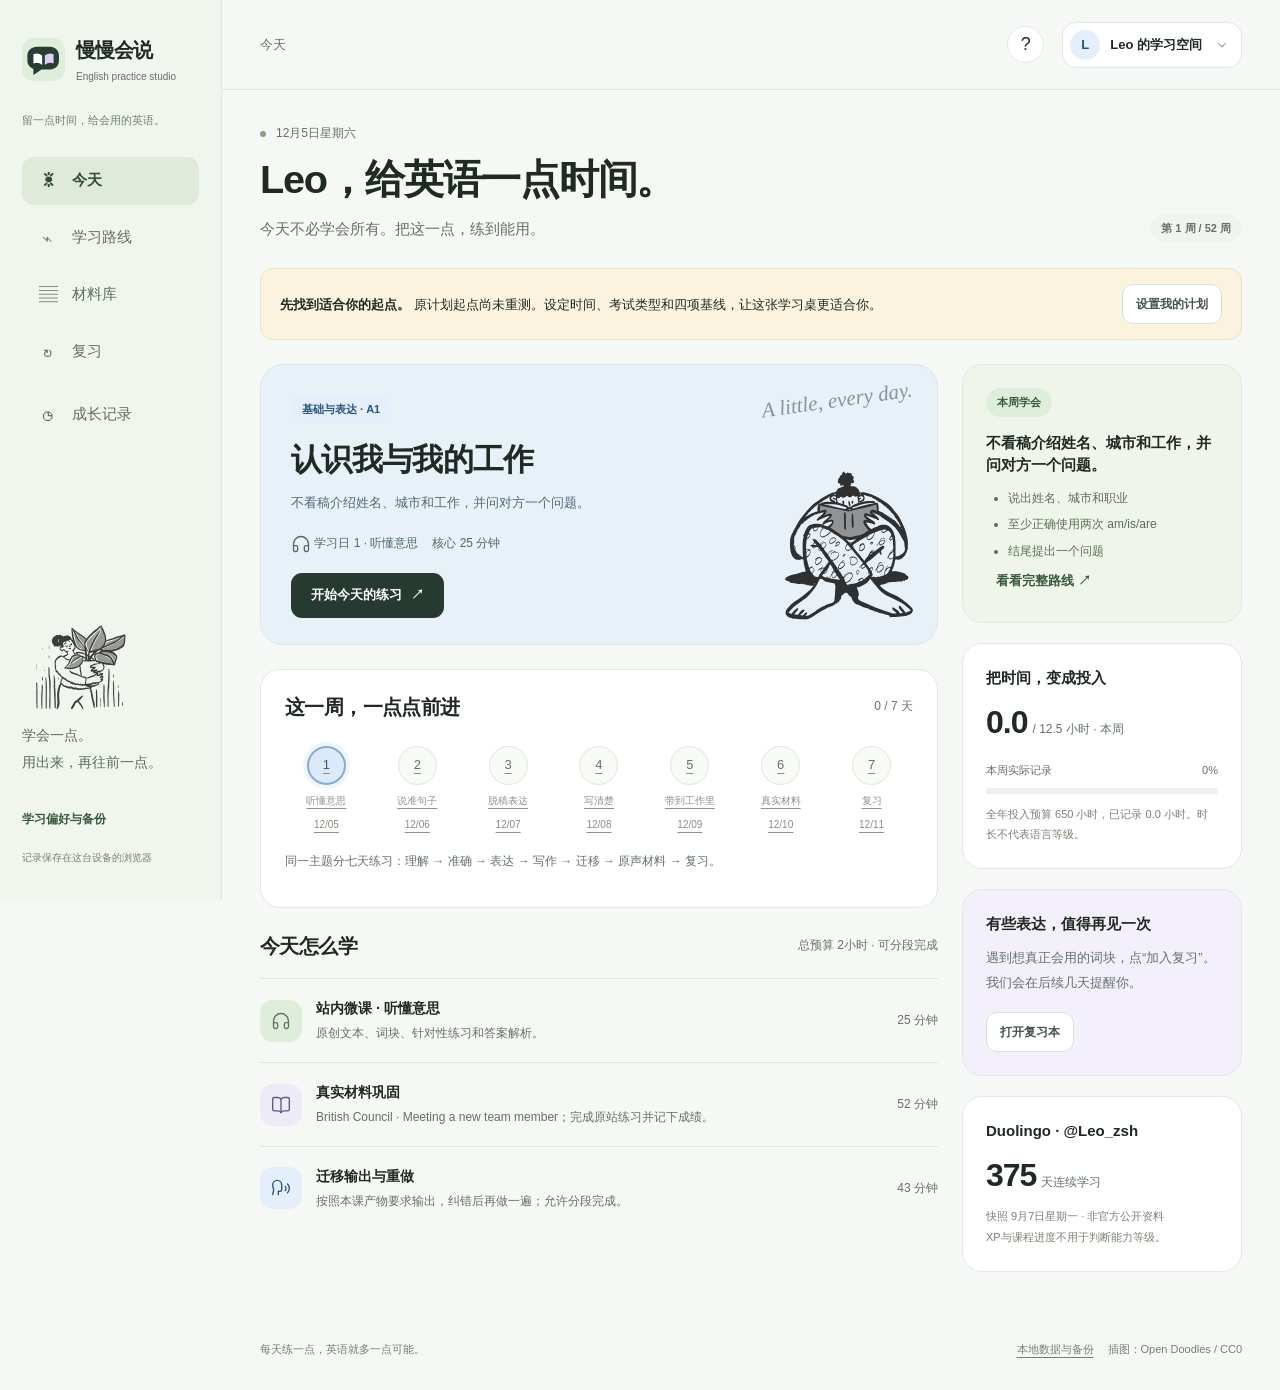
<file: index.html>
<!doctype html>
<html lang="zh-CN">
<head>
  <meta charset="utf-8">
  <meta name="viewport" content="width=device-width,initial-scale=1">
  <meta name="theme-color" content="#f5f8f5">
  <meta name="description" content="Leo 与 Nico 的英语学习工作台：52周原创微课、听说读写练习、复习和可核对的学习记录。">
  <title>慢慢会说 · English practice studio</title>
  <link rel="icon" type="image/x-icon" sizes="16x16 32x32 48x48" href="favicon.ico?v=3">
  <link rel="icon" type="image/svg+xml" sizes="any" href="favicon.svg?v=3">
  <link rel="apple-touch-icon" sizes="180x180" href="apple-touch-icon.png?v=3">
  <link rel="stylesheet" href="studio.css?v=2">
  <script defer src="course-leo.js?v=2"></script>
  <script defer src="course-nico.js?v=2"></script>
  <script defer src="resources.js?v=2"></script>
  <script defer src="authentic-resources.js?v=2"></script>
  <script defer src="engine.js?v=2"></script>
  <script defer src="store.js?v=2"></script>
  <script defer src="app.js?v=2"></script>
</head>
<body>
  <a class="skip-link" href="#content">跳到学习内容</a>
  <aside class="sidebar" aria-label="学习导航">
    <a class="brand" href="#today"><img class="brand-icon" src="favicon.svg?v=3" width="43" height="43" alt=""><span><strong>慢慢会说</strong><small>English practice studio</small></span></a>
    <p class="sidebar-label">留一点时间，给会用的英语。</p>
    <nav id="main-nav" class="main-nav" aria-label="主要导航"></nav>
    <div class="sidebar-bottom"><img src="assets/plant.svg" alt="" width="152" height="114"><p>学会一点。<br>用出来，再往前一点。</p><button class="quiet" data-action="settings">学习偏好与备份</button><small>记录保存在这台设备的浏览器</small></div>
  </aside>
  <div class="app-shell">
    <header class="appbar"><span id="page-label">我的学习</span><div class="appbar-actions"><button class="icon-button" data-action="help" aria-label="了解如何学习">?</button>
      <div class="profile-picker" id="profile-picker">
        <button class="profile-trigger" id="profile-toggle" type="button" data-action="profile-toggle" aria-haspopup="menu" aria-controls="profile-menu" aria-expanded="false" aria-label="切换学习空间，当前 Leo">
          <span id="avatar" class="avatar" aria-hidden="true">L</span><span id="profile-name">Leo 的学习空间</span><svg class="profile-chevron" width="14" height="14" viewBox="0 0 24 24" fill="none" stroke="currentColor" stroke-width="1.8" aria-hidden="true"><path d="m6 9 6 6 6-6"/></svg>
        </button>
        <div class="profile-menu" id="profile-menu" role="menu" aria-label="切换学习空间" hidden>
          <p class="profile-menu-label" aria-hidden="true">选择学习空间</p>
          <button class="profile-option" type="button" role="menuitemradio" aria-checked="true" tabindex="-1" data-action="switch-profile" data-profile="leo"><span class="avatar profile-leo" aria-hidden="true">L</span><span class="profile-option-copy"><strong>Leo 的学习空间</strong><small>工程沟通与雅思 · 52周</small></span><span class="profile-check" aria-hidden="true">✓</span></button>
          <button class="profile-option" type="button" role="menuitemradio" aria-checked="false" tabindex="-1" data-action="switch-profile" data-profile="nico"><span class="avatar profile-nico" aria-hidden="true">N</span><span class="profile-option-copy"><strong>Nico 的学习空间</strong><small>设计沟通与雅思 · 52周</small></span><span class="profile-check" aria-hidden="true">✓</span></button>
          <p class="profile-menu-note">课程与学习记录分别保存</p>
        </div>
      </div>
    </div></header>
    <main id="content" tabindex="-1"><p class="loading-copy">正在打开你的学习桌…</p></main>
    <footer class="app-footer"><span>每天练一点，英语就多一点可能。</span><a href="#settings">本地数据与备份</a><span>插图：Open Doodles / CC0</span></footer>
  </div>
  <nav id="mobile-nav" class="mobile-nav" aria-label="手机导航"></nav>
  <div id="timer-dock" class="timer-dock" hidden></div>
  <div id="toast" class="toast" role="status" aria-live="polite"></div>
  <dialog id="dialog" aria-labelledby="dialog-title"><div class="dialog-head"><h2 id="dialog-title"></h2><button class="icon-button" id="dialog-close" aria-label="关闭对话框">×</button></div><div id="dialog-body"></div></dialog>
  <noscript><p class="noscript">请启用 JavaScript 以查看课程和保存练习。学习数据只存在本机，不会自动上传。</p></noscript>
</body>
</html>
</file>
<file: studio.css>
@charset "UTF-8";
:root{--bg:#f5f8f5;--paper:#fff;--ink:#202923;--muted:#64716b;--line:#e2e9e2;--green:#dfeeda;--green-ink:#395a3e;--blue:#e4effb;--blue-ink:#29557b;--lilac:#eeebf8;--lilac-ink:#655184;--yellow:#fbf3de;--red:#a3323c;--radius:20px;--sidebar:222px;--font:-apple-system,BlinkMacSystemFont,"PingFang SC","Microsoft YaHei",sans-serif}
*{box-sizing:border-box}html{scroll-behavior:smooth;scroll-padding-top:90px}body{margin:0;background:var(--bg);color:var(--ink);font:15px/1.65 var(--font);-webkit-font-smoothing:antialiased}body.dialog-open{overflow:hidden}button,input,select,textarea{font:inherit}button,a,input,select,textarea,summary{-webkit-tap-highlight-color:transparent}button,a,summary{touch-action:manipulation}button{cursor:pointer}button:disabled{cursor:default;opacity:.5}a{color:inherit;text-underline-offset:4px}button{color:inherit}button:focus-visible,a:focus-visible,input:focus-visible,select:focus-visible,textarea:focus-visible,summary:focus-visible{outline:3px solid #557da9;outline-offset:4px}input,textarea,select{max-width:100%}button{min-height:44px}img{max-width:100%;object-fit:contain}h1,h2,h3,h4,p{margin:0}h1{font-size:clamp(29px,3.1vw,42px);line-height:1.3;letter-spacing:-1.3px;font-weight:720}h2{font-size:23px;line-height:1.4;letter-spacing:-.6px}h3{font-size:17px;line-height:1.5}small,.small{font-size:12px}ul,ol{padding-left:22px;margin:12px 0}li+li{margin-top:7px}[hidden]{display:none!important}.muted{color:var(--muted)}.sr-only{position:absolute;width:1px;height:1px;padding:0;margin:-1px;overflow:hidden;clip:rect(0,0,0,0);white-space:nowrap;border:0}.skip-link{position:fixed;left:20px;top:-80px;z-index:1000;background:var(--ink);color:white;padding:12px 20px;border-radius:12px}.skip-link:focus{top:12px}.noscript{padding:30px}.loading-copy{padding:40px}
.sidebar{position:fixed;inset:0 auto 0 0;width:var(--sidebar);padding:34px 22px;background:#f0f5ee;border-right:1px solid var(--line);display:flex;flex-direction:column;z-index:30}.brand{display:flex;align-items:center;gap:11px;text-decoration:none}.brand-icon{display:block;flex-shrink:0;width:43px;height:43px}.brand strong{display:block;font-size:20px;letter-spacing:-1px}.brand small{display:block;color:var(--muted);font-size:10px;white-space:nowrap;margin-top:2px}.sidebar-label{font-size:11px;color:#71806f;margin:25px 0 28px}.main-nav{display:grid;gap:9px}.nav-item{display:flex;align-items:center;gap:12px;min-height:48px;padding:10px 14px;border-radius:12px;text-decoration:none;color:#626f65;font-weight:550}.nav-item.active{background:#dfeada;color:#314d36;font-weight:700}.nav-icon{font-size:19px;width:24px;text-align:center;line-height:1}.main-nav .nav-item:last-child{margin-top:6px}.sidebar-bottom{margin-top:auto;padding-top:34px}.sidebar-bottom img{display:block;width:115px;height:85px;filter:grayscale(1);opacity:.75;margin-bottom:12px}.sidebar-bottom p{font-size:14px;line-height:1.9;color:#5d6d5c}.sidebar-bottom .quiet{margin-top:22px;padding-left:0;font-size:12px}.sidebar-bottom>small{display:block;color:#778273;font-size:10px;margin-top:8px}.app-shell{margin-left:var(--sidebar)}.appbar{height:90px;display:flex;justify-content:space-between;align-items:center;padding:0 38px;gap:20px;background:var(--bg);border-bottom:1px solid var(--line)}#page-label{font-size:13px;color:var(--muted)}.appbar-actions{display:flex;align-items:center;gap:18px}.icon-button{display:inline-grid;place-items:center;border:1px solid var(--line);background:white;border-radius:50%;width:37px;height:37px;min-height:37px;font-size:18px}.profile-picker{position:relative;flex-shrink:0}.avatar{display:inline-grid;place-items:center;width:33px;height:33px;border-radius:50%;background:var(--lilac);color:var(--lilac-ink);font-weight:700}#content{max-width:1320px;margin:0 auto;padding:34px 38px 48px;min-height:calc(100vh - 170px);outline:0}.app-footer{max-width:1320px;margin:0 auto;padding:20px 38px 32px;display:flex;gap:14px;align-items:center;flex-wrap:wrap;color:#758073;font-size:11px}.app-footer>a{margin-left:auto}.mobile-nav{display:none}
.page-top{display:flex;align-items:flex-end;justify-content:space-between;gap:20px;margin-bottom:26px}.page-top .muted{margin-top:10px;max-width:620px;line-height:1.8}.date-line{display:flex;align-items:center;gap:10px;margin-bottom:10px;color:var(--muted);font-size:12px}.date-dot{width:6px;height:6px;border-radius:50%;background:#88a27c}.page-actions{display:flex;gap:8px;align-items:center;flex-wrap:wrap}.btn{display:inline-flex;align-items:center;justify-content:center;gap:9px;padding:11px 19px;border:1px solid transparent;border-radius:11px;font-weight:650;font-size:13px;text-decoration:none;min-height:45px;line-height:1.5;background:white;transition:background .18s,transform .18s}.btn:hover:not(:disabled){transform:translateY(-1px)}.btn.primary{background:#273a31;color:white}.btn.primary:hover{background:#3a5144}.btn.soft{background:var(--blue);color:var(--blue-ink)}.btn.secondary{border-color:#d8e2d9;background:white;color:#405448}.btn.lilac{background:var(--lilac);color:var(--lilac-ink)}.btn.small{font-size:12px;padding:8px 13px;min-height:40px}.quiet{border:0;background:transparent;color:var(--green-ink);padding:8px 10px;font-weight:600;font-size:13px;text-decoration:none;display:inline-flex;align-items:center;gap:8px}.quiet:hover{text-decoration:underline}.danger{color:var(--red)}.pill{display:inline-flex;gap:6px;align-items:center;border-radius:30px;background:var(--green);color:var(--green-ink);font-size:11px;font-weight:600;padding:5px 11px;white-space:nowrap}.pill.blue{background:var(--blue);color:var(--blue-ink)}.pill.lilac{background:var(--lilac);color:var(--lilac-ink)}.pill.gray{background:#f0f3ef;color:#677468}.notice{display:flex;align-items:center;gap:16px;padding:15px 19px;background:var(--yellow);border:1px solid #ebe2c8;border-radius:13px;margin-bottom:24px;font-size:13px}.notice p{flex:1}.notice .btn{flex-shrink:0}.notice.error{background:#fff0f0;border-color:#ebc5c5;color:#8b2630}.notice a{font-weight:600}.paper{background:var(--paper);border:1px solid var(--line);border-radius:var(--radius)}.section-line{display:flex;align-items:center;justify-content:space-between;gap:12px;margin-bottom:18px}.section-line h2{font-size:20px}.section-line p{font-size:12px;color:var(--muted)}
.dashboard{display:grid;grid-template-columns:minmax(0,1fr) 280px;gap:24px;align-items:start}.dashboard-main{min-width:0}.today-hero{position:relative;background:#e8f0f8;overflow:hidden;border:1px solid #dce6ed;border-radius:23px;padding:30px 30px 26px;margin-bottom:24px;min-height:276px}.hero-content{position:relative;z-index:1;max-width:76%}.hero-content h2{font-size:31px;line-height:1.4;letter-spacing:-.7px;margin:14px 0 10px;max-width:480px}.hero-content>p{font-size:13px;color:#526a78;max-width:420px;line-height:1.9}.hero-meta{display:flex;gap:14px;align-items:center;margin:18px 0;color:#506774;font-size:12px}.hero-content .btn{margin-top:1px}.hero-illustration{position:absolute;right:-22px;bottom:-4px;width:220px;height:205px;filter:grayscale(1);opacity:.8;pointer-events:none}.hero-stamp{position:absolute;right:24px;top:23px;font:italic 21px Georgia,serif;color:#8294a3;transform:rotate(-8deg)}.week-path{padding:23px 24px;margin-bottom:24px}.day-path{display:grid;grid-template-columns:repeat(7,minmax(0,1fr));gap:8px;margin:20px 0 4px}.day-node{display:grid;justify-items:center;gap:8px;border:0;background:transparent;padding:5px 0;color:#879287;min-width:0}.day-bubble{display:grid;place-items:center;border:1px solid #dfe7dc;background:#f7faf5;width:39px;height:39px;border-radius:50%;font-size:13px;color:#657563;position:relative}.day-node.done .day-bubble{background:#dfeeda;border-color:#d5e5ce;color:#355b35}.day-node.current .day-bubble{background:#dce9f8;border:2px solid #8aabce;color:#345a82;box-shadow:0 0 0 4px #f0f5fc}.day-node strong{font-size:10px;font-weight:500}.day-node .day-date{font-size:10px;color:#849080}.today-agenda{display:grid;gap:0}.agenda-row{display:flex;align-items:center;gap:14px;padding:18px 0;border-top:1px solid var(--line)}.agenda-icon,.resource-symbol{display:grid;place-items:center;width:42px;height:42px;background:var(--green);border-radius:13px;color:var(--green-ink);flex-shrink:0}.agenda-row:nth-child(2) .agenda-icon{background:var(--lilac);color:var(--lilac-ink)}.agenda-row:nth-child(3) .agenda-icon{background:var(--blue);color:var(--blue-ink)}.agenda-row>div:nth-child(2){flex:1;min-width:0}.agenda-row strong{display:block;font-size:14px}.agenda-row p{font-size:12px;color:var(--muted);margin-top:4px}.agenda-row>span{font-size:12px;color:var(--muted)}.rail{display:grid;gap:20px}.rail-card{padding:23px}.rail-card h3{font-size:15px}.rail-card>p{font-size:13px;line-height:1.9;margin-top:10px;color:var(--muted)}.rail-card .mini-line{display:flex;justify-content:space-between;gap:10px;margin:18px 0 8px;font-size:11px;color:var(--muted)}progress{display:block;width:100%;height:6px;border:0;background:#edf0eb;border-radius:5px;accent-color:#b1a1d2;overflow:hidden}progress::-webkit-progress-bar{background:#edf0eb;border-radius:5px}progress::-webkit-progress-value{background:#b1a1d2;border-radius:5px}.week-goal{background:#f0f5ec}.week-goal ul{font-size:12px;color:#5c6e57;margin-bottom:0}.stat-line{display:flex;align-items:baseline;gap:5px;margin-top:12px}.stat-line strong{font-size:32px;line-height:1.3;letter-spacing:-1px}.stat-line small{color:var(--muted)}.rail-caption{font-size:11px!important;color:#788372!important}.review-preview{background:#f4f0fb}.review-preview .btn{margin-top:17px}.recent-row{display:flex;align-items:center;gap:13px;padding:14px 0;border-bottom:1px solid var(--line)}.recent-row:last-child{border:0}.recent-row time{font-size:11px;color:var(--muted);min-width:52px}.recent-row p{font-size:13px;flex:1}.recent-row span{font-size:11px;color:var(--muted)}.panel-pad{padding:24px}.skill-icon{width:20px;height:20px;vertical-align:middle}
.lesson-top{margin-bottom:22px}.lesson-top h1{font-size:31px;margin:14px 0 9px}.lesson-top>p{font-size:14px;color:var(--muted)}.back-link{display:inline-flex;align-items:center;gap:7px;color:var(--muted);font-size:12px;text-decoration:none;margin-bottom:8px}.lesson-layout{display:grid;grid-template-columns:minmax(0,1fr) 280px;gap:24px;align-items:start}.study-paper{padding:30px 32px}.study-paper .section-line{margin-bottom:22px}.lesson-tabs{display:flex;gap:6px;padding:5px;background:#edf1eb;border-radius:13px;margin-bottom:25px;width:fit-content;max-width:100%;flex-wrap:wrap}.lesson-tabs button{border:0;background:transparent;padding:8px 18px;min-height:39px;border-radius:9px;font-size:12px;color:#667363}.lesson-tabs button[aria-selected="true"]{background:white;box-shadow:0 1px 4px #253d2810;color:#334f37;font-weight:650}.source-label{font-size:11px;color:var(--muted);display:flex;align-items:center;gap:8px}.english-title{font:26px/1.4 Georgia,"Times New Roman",serif;margin:20px 0 15px;color:#283a32}.english-text{font:21px/1.9 Georgia,"Times New Roman",serif;max-width:65ch;white-space:pre-line;color:#34493e}.audio-toolbar{display:flex;align-items:center;gap:10px;flex-wrap:wrap;margin:22px 0 14px}.audio-toolbar select{border:1px solid var(--line);border-radius:9px;padding:9px;background:white;min-height:42px;font-size:12px}.hint{color:var(--muted);font-size:12px;line-height:1.8;margin:12px 0}.inset{padding:18px 20px;border-radius:13px;background:#f6f8f4;margin:20px 0}.inset.blue{background:#eff5fc}.inset.lilac{background:#f4f0fa}.inset h3{margin-bottom:10px}.chunk-grid{display:grid;gap:9px;margin:20px 0}.chunk-row{display:flex;gap:12px;align-items:center;border-bottom:1px solid var(--line);padding:13px 0}.chunk-row>div{flex:1;min-width:0}.chunk-row strong{font-family:Georgia,serif;font-size:18px;font-weight:500;display:block}.chunk-row small{color:var(--muted);display:block;margin-top:4px}.chunk-row button{min-height:36px;padding:7px 12px;font-size:11px}.example{font:19px/1.8 Georgia,serif;margin-top:10px;color:#37503f}.question{border:0;border-bottom:1px solid var(--line);padding:22px 0;margin:0;min-width:0}.question legend{font-weight:650;font-size:15px;padding:0;max-width:100%}.question legend small{display:inline-flex;margin-right:9px;color:var(--muted)}.answer-option{display:flex;align-items:flex-start;gap:11px;padding:12px 14px;margin-top:9px;border:1px solid var(--line);border-radius:10px;font-size:14px;cursor:pointer;min-height:46px}.answer-option:has(input:checked){background:#eff5fc;border-color:#9db8d4}.answer-option input{margin:4px 0 0;accent-color:#557fa2}.answer-feedback{margin-top:13px;padding:13px;border-radius:10px;background:#f1f7ed;font-size:13px;color:#41613d}.answer-feedback.wrong{background:#fcf1ed;color:#8c4938}.quiz-actions{display:flex;gap:12px;align-items:center;flex-wrap:wrap;margin-top:24px}.quiz-result{font-size:13px;color:var(--lilac-ink)}.writing-area{margin:20px 0}.writing-area label{display:flex;justify-content:space-between;gap:12px;font-size:13px;color:#546354;margin-bottom:9px}.writing-area textarea{width:100%;min-height:250px;resize:vertical;border:1px solid #dce4da;border-radius:12px;padding:18px;font:18px/1.8 Georgia,"Times New Roman",serif;color:var(--ink);background:#fdfefd}.word-count{font-size:11px;color:var(--muted)}.checklist{display:grid;gap:10px;margin-top:18px}.check-item{display:flex;align-items:flex-start;gap:10px;font-size:13px;color:#586952}.check-item input{margin-top:5px;accent-color:#577d58;width:17px;height:17px;flex-shrink:0}.step-controls{display:flex;justify-content:space-between;gap:12px;margin-top:25px}.lesson-side{position:sticky;top:20px;display:grid;gap:16px}.session-card{padding:24px;background:white;border:1px solid var(--line);border-radius:18px}.session-clock{font-size:44px;font-variant-numeric:tabular-nums;line-height:1.2;letter-spacing:-2px;margin:16px 0}.session-actions{display:flex;gap:7px}.session-actions .btn{flex:1}.session-card .hint{font-size:11px}.goal-list{font-size:12px;color:#677565}.goal-list li::marker{color:#a4bb97}.save-card{background:#eeebf7;border:0}.save-card .btn{width:100%;margin-top:12px}.save-card p{font-size:12px;color:#70617e;margin:9px 0}.small-field{display:grid;gap:6px;font-size:12px;margin:13px 0}.small-field input{width:100%;padding:9px 12px;border:1px solid #dcd4e9;border-radius:9px;background:white;min-height:41px}.inline-resources{display:grid;gap:12px}.inline-resource{display:block;text-decoration:none;padding:15px;background:#f5f8f3;border-radius:12px;font-size:13px}.inline-resource strong{display:block}.inline-resource small{display:block;color:var(--muted);margin-top:5px;font-size:11px}.recorder{border:1px dashed #d8d0e6;border-radius:13px;padding:18px;margin:20px 0;background:#fbf9ff}.recorder .audio-toolbar{margin:12px 0}.recorder audio{width:100%;max-width:100%;margin-top:12px}.rec-status{font-size:12px;color:var(--muted)}.completion{max-width:700px;margin:45px auto;padding:45px;text-align:center}.completion img{height:170px;filter:grayscale(1)}.completion h1{font-size:31px;margin:22px 0 14px}.completion>p{color:var(--muted);font-size:14px}.completion .page-actions{justify-content:center;margin-top:25px}.timer-dock{position:fixed;left:calc(var(--sidebar) + 28px);bottom:20px;z-index:40;display:flex;gap:15px;align-items:center;padding:12px 17px;border:1px solid #d7e4d7;border-radius:14px;background:#fff;box-shadow:0 5px 24px #30443014;max-width:calc(100% - var(--sidebar) - 50px);font-size:12px}.timer-dock>a{overflow:hidden;text-overflow:ellipsis;white-space:nowrap;max-width:240px}.timer-dock strong{font-variant-numeric:tabular-nums}.timer-dock button{min-height:34px;font-size:12px;padding:5px 9px}
.phase-intro{display:flex;justify-content:space-between;gap:24px;padding:26px;background:#e9f1e4;border-radius:20px;margin-bottom:25px;align-items:center}.phase-intro>div{max-width:650px}.phase-intro p{font-size:13px;color:#5f7059;margin-top:9px}.phase-intro img{width:155px;height:120px;filter:grayscale(1);opacity:.8}.phase-group{border:1px solid var(--line);border-radius:16px;background:white;margin-bottom:16px;overflow:hidden}.phase-group>summary{padding:23px 25px;cursor:pointer;font-size:17px;font-weight:650;list-style:none;display:flex;align-items:center;gap:12px}.phase-group>summary::-webkit-details-marker{display:none}.phase-group>summary::after{content:'+';margin-left:auto;font-size:24px;font-weight:400;color:#9aa796}.phase-group[open]>summary::after{content:'−'}.phase-group>summary span{font-size:11px;color:var(--muted);font-weight:400}.phase-body{padding:0 25px 23px}.phase-goal{font-size:13px;color:var(--muted);margin-bottom:18px}.week-row{display:grid;grid-template-columns:45px minmax(0,1fr) auto;align-items:center;gap:13px;padding:17px 0;border-top:1px solid var(--line)}.week-no{font-size:12px;color:#7d8d77}.week-row h3{font-size:14px}.week-row p{font-size:12px;color:var(--muted);margin-top:4px}.week-row-actions{display:flex;gap:6px;align-items:center}.week-preview{padding:12px 0 18px 58px}.week-preview .hint{margin-top:0}.week-preview .day-path{max-width:600px}.week-preview .day-node{border-radius:10px;background:#f6f8f4;padding:12px 4px}.route-check{background:var(--lilac);border-radius:12px;padding:15px 18px;margin:14px 0;font-size:12px;color:var(--lilac-ink)}
.search-row{display:flex;gap:12px;align-items:center;margin:24px 0 18px}.search-field{flex:1;max-width:520px;position:relative}.search-field input{width:100%;border:1px solid #d9e2d7;border-radius:11px;padding:13px 17px;background:white;font-size:14px;min-height:48px}.filter-row{display:flex;flex-wrap:wrap;gap:8px;margin:14px 0 22px}.filter-row button{border:1px solid var(--line);background:white;color:#64725f;border-radius:25px;font-size:12px;padding:7px 15px;min-height:38px}.filter-row button[aria-pressed="true"]{background:var(--green);border-color:#c8dec0;color:#365336}.resource-grid{display:grid;grid-template-columns:repeat(2,minmax(0,1fr));gap:16px}.resource-card{padding:25px;display:flex;flex-direction:column;gap:12px;background:white;border:1px solid var(--line);border-radius:17px}.resource-head{display:flex;align-items:center;justify-content:space-between;gap:12px}.resource-symbol{width:35px;height:35px;border-radius:11px;background:var(--blue);font-size:16px}.resource-card:nth-child(3n+2) .resource-symbol{background:var(--green)}.resource-card:nth-child(3n) .resource-symbol{background:var(--lilac)}.resource-card h2{font-size:17px;letter-spacing:0}.resource-card p{font-size:12px;color:var(--muted);line-height:1.9;flex:1}.resource-card .page-actions{margin-top:4px}.empty{padding:35px;background:#f0f5ed;border-radius:18px;text-align:center}.empty img{height:130px;filter:grayscale(1);opacity:.8}.empty h3{margin:13px 0 9px}.empty p{font-size:13px;color:var(--muted)}.empty .btn{margin-top:18px}.review-card{padding:28px;background:white;border-radius:20px;border:1px solid var(--line);margin-bottom:15px}.review-phrase{font:30px/1.5 Georgia,serif;margin:12px 0}.review-meaning{color:#6c5b85;background:#f6f2fc;padding:16px;border-radius:12px;margin:15px 0}.review-card .page-actions{margin-top:20px}.review-tools{display:flex;justify-content:space-between;gap:15px;align-items:center;margin-bottom:24px}.stats-grid{display:grid;grid-template-columns:repeat(4,minmax(0,1fr));gap:14px;margin-bottom:25px}.stat-box{padding:22px;background:white;border:1px solid var(--line);border-radius:15px}.stat-box small{display:block;font-size:11px;color:var(--muted)}.stat-box strong{display:block;margin-top:12px;font-size:29px;line-height:1.4;font-weight:650;letter-spacing:-1px}.stat-box em{font-style:normal;font-size:11px;color:var(--muted);margin-left:5px}.growth-grid{display:grid;grid-template-columns:1.1fr 1fr;gap:20px;margin:24px 0}.growth-panel{padding:25px}.skill-row{display:grid;grid-template-columns:35px minmax(0,1fr) 48px;align-items:center;gap:12px;margin:17px 0;font-size:12px;color:var(--muted)}.skill-bar{height:9px;border-radius:8px;background:#f0f3ee;overflow:hidden}.skill-bar span{display:block;height:100%;background:#c0d5e8;border-radius:8px}.skill-row:nth-child(3) .skill-bar span{background:#c3dab8}.skill-row:nth-child(4) .skill-bar span{background:#c7b8df}.skill-row:nth-child(5) .skill-bar span{background:#d9cfa8}.log-row{border-top:1px solid var(--line);padding:18px 0;display:grid;grid-template-columns:70px 1fr auto;gap:15px;align-items:start}.log-row time{font-size:11px;color:var(--muted);padding-top:3px}.log-row strong{font-size:13px}.log-row p{font-size:12px;color:var(--muted);margin-top:5px;white-space:pre-wrap;overflow-wrap:anywhere}.log-row>span{font-size:12px;color:var(--muted);white-space:nowrap}.pagination{display:flex;justify-content:space-between;gap:15px;align-items:center;padding-top:20px;color:var(--muted);font-size:12px}.assessment-row{border-top:1px solid var(--line);padding:14px 0}.assessment-row strong{display:inline-block;margin-right:10px;font-size:14px}.assessment-row p{font-size:12px;color:var(--muted);margin-top:7px}.settings-layout{display:grid;grid-template-columns:minmax(0,1.2fr) minmax(0,1fr);gap:24px;align-items:start}.settings-panel{padding:26px}.form-grid{display:grid;gap:18px}.form-grid.two{grid-template-columns:1fr 1fr}.form-grid label{display:grid;gap:7px;font-size:13px;color:#50604e}.form-grid input,.form-grid select,.form-grid textarea{border:1px solid #d6e0d3;border-radius:9px;padding:11px 13px;background:white;min-height:44px;width:100%;color:var(--ink)}.form-grid textarea{resize:vertical;min-height:90px}.form-grid small{font-size:11px;color:var(--muted);line-height:1.7}.form-span{grid-column:1/-1}.form-grid .btn{justify-self:start}.settings-panel h2{margin-bottom:20px;font-size:19px}.settings-panel+.settings-panel{margin-top:20px}.data-actions{display:flex;gap:10px;flex-wrap:wrap}.file-label{cursor:pointer}.file-label input{display:none}.archive{margin-top:22px;border-top:1px solid var(--line);padding-top:18px;font-size:12px;color:var(--muted)}.archive summary{cursor:pointer;font-weight:600;min-height:40px}.archive pre{white-space:pre-wrap;overflow-wrap:anywhere;max-height:300px;overflow:auto;font-size:11px}.toast{position:fixed;bottom:30px;left:50%;transform:translate(-50%,20px);background:#283a30;color:white;border-radius:12px;padding:13px 21px;max-width:min(500px,88vw);font-size:13px;opacity:0;pointer-events:none;transition:opacity .2s,transform .2s;z-index:100}.toast.show{opacity:1;transform:translate(-50%,0)}dialog{border:0;border-radius:22px;padding:26px;max-width:600px;width:calc(100% - 32px);max-height:90dvh;overflow:auto;box-shadow:0 20px 100px #17302130;color:var(--ink)}dialog::backdrop{background:#24372e66;backdrop-filter:blur(3px)}.dialog-head{display:flex;align-items:center;justify-content:space-between;gap:20px;margin-bottom:20px}.dialog-head h2{font-size:22px}.dialog-head .icon-button{flex-shrink:0}#dialog-body>p{color:var(--muted);font-size:14px;line-height:1.9;margin:14px 0}#dialog-body .page-actions{margin-top:22px}.error-copy{font-size:13px;color:var(--red);padding-top:9px}
@media(min-width:1500px){#content{padding-top:42px}.dashboard{grid-template-columns:minmax(0,1fr) 300px;gap:28px}.today-hero{min-height:315px;padding:35px}.hero-content h2{font-size:36px}.hero-illustration{width:265px;height:240px}.hero-content{max-width:74%}}
@media(max-width:1190px){:root{--sidebar:195px}.sidebar{padding:28px 16px}.brand small{font-size:9px}.brand strong{font-size:18px}#content{padding:28px 26px}.appbar{padding:0 26px}.dashboard,.lesson-layout{grid-template-columns:minmax(0,1fr) 245px;gap:18px}.today-hero{padding:25px}.hero-content h2{font-size:28px}.hero-illustration{width:165px;height:170px;right:-20px}.hero-stamp{font-size:17px;right:15px}.rail-card{padding:20px}.study-paper{padding:26px}.stats-grid{gap:10px}.stat-box{padding:18px}}
@media(max-width:1000px){.dashboard,.lesson-layout{grid-template-columns:minmax(0,1fr)}.rail{grid-template-columns:repeat(2,minmax(0,1fr))}.lesson-side{position:static;grid-template-columns:1fr 1fr}.hero-content{max-width:72%}.hero-illustration{width:220px;height:205px}.lesson-side .save-card{order:-1}.growth-grid,.settings-layout{grid-template-columns:1fr}.hero-content h2{font-size:31px}.stats-grid{grid-template-columns:repeat(2,minmax(0,1fr))}.resource-grid{gap:13px}.resource-card{padding:21px}}
@media(max-width:760px){:root{--sidebar:0px}.sidebar{display:none}.app-shell{margin-left:0}.appbar{height:73px;padding:0 21px}.appbar-actions{gap:12px}.appbar #page-label{font-size:12px}.icon-button{width:34px;height:34px;min-height:34px}.appbar .icon-button{display:none}#content{padding:24px 20px 40px;min-height:calc(100dvh - 150px)}.page-top{margin-bottom:23px}.page-top h1{font-size:30px}.page-top .muted{font-size:13px}.mobile-nav{display:grid;grid-template-columns:repeat(5,1fr);position:fixed;bottom:0;left:0;right:0;z-index:45;border-top:1px solid #dae3d6;background:#fffffff5;backdrop-filter:blur(12px);padding:6px 8px max(7px,env(safe-area-inset-bottom));min-height:65px}.mobile-nav .nav-item{display:grid;justify-items:center;gap:4px;min-height:51px;padding:6px 3px;font-size:10px;border-radius:11px}.mobile-nav .nav-icon{font-size:16px}.mobile-nav .nav-item.active{background:#e8f1e2}.app-footer{padding:10px 20px 100px;font-size:10px}.app-footer>span:last-child{display:none}.hero-content h2{font-size:29px}.hero-stamp{font-size:17px}.hero-content{max-width:72%}.today-hero{min-height:268px}.hero-illustration{width:200px;right:-35px;bottom:-8px;opacity:.72}.hero-meta{gap:9px;flex-wrap:wrap}.notice{padding:14px;gap:10px;font-size:12px;align-items:flex-start}.notice .btn{padding:8px 11px;min-height:38px;font-size:11px}.timer-dock{left:12px;bottom:77px;max-width:calc(100vw - 24px);font-size:11px;padding:9px 12px;gap:10px}.timer-dock>a{max-width:140px}.toast{bottom:95px}.lesson-top h1{font-size:29px}.session-clock{font-size:37px}.phase-intro{padding:22px}.phase-intro img{width:100px;height:100px}.phase-intro h2{font-size:20px}.week-row{gap:9px;grid-template-columns:30px minmax(0,1fr) auto}.week-row .btn{padding:8px 11px;font-size:11px;min-height:38px}.week-preview{padding-left:0}.phase-group>summary{font-size:15px;padding:20px}.phase-group>summary span{font-size:10px}.phase-body{padding:0 20px 20px}.english-text{font-size:20px;line-height:1.9}.study-paper{padding:24px}.step-controls .btn{padding:10px 13px}.page-actions{gap:7px}}
@media(max-width:480px){#content{padding:22px 17px 35px}.appbar{padding:0 18px}.page-top{align-items:flex-start;gap:12px;flex-wrap:wrap}.page-top .page-actions{width:100%}.page-top .muted{line-height:1.8}.today-hero{padding:23px;min-height:300px}.hero-content{max-width:84%}.hero-content h2{font-size:27px;max-width:245px}.hero-content>p{max-width:218px}.hero-illustration{width:155px;height:155px;right:-33px;bottom:-5px;opacity:.5}.hero-stamp{display:none}.hero-content .btn{padding:11px 18px}.hero-meta{font-size:11px}.rail{grid-template-columns:1fr}.rail-card .stat-line strong{font-size:28px}.week-path{padding:21px 17px}.section-line h2{font-size:18px}.day-path{gap:3px}.day-bubble{width:32px;height:32px;font-size:11px}.day-node strong{font-size:9px}.day-node .day-date{font-size:9px}.agenda-row{gap:12px}.agenda-row>span{display:none}.agenda-row strong{font-size:13px}.agenda-row p{font-size:11px}.agenda-icon{width:35px;height:35px}.resource-grid{grid-template-columns:1fr}.resource-card{padding:23px}.search-row{align-items:stretch;flex-wrap:wrap}.search-field{width:100%;flex-basis:100%}.filter-row{gap:6px}.filter-row button{padding:6px 12px;font-size:11px}.lesson-tabs{width:100%;justify-content:space-between}.lesson-tabs button{padding:8px 11px;flex:1}.study-paper{padding:22px 20px}.english-title{font-size:24px}.english-text{font-size:20px}.lesson-side{grid-template-columns:1fr}.lesson-side .save-card{order:0}.lesson-side .session-card{padding:22px}.study-paper .section-line{align-items:flex-start}.study-paper .section-line h2{font-size:19px}.question legend{font-size:14px}.answer-option{font-size:13px}.chunk-row strong{font-size:17px}.phase-intro img{width:78px;height:90px;opacity:.7}.phase-intro{padding:22px;gap:12px}.phase-group>summary{flex-wrap:wrap;gap:7px}.week-row-actions .pill{display:none}.week-row h3{font-size:13px}.week-row p{font-size:11px}.stats-grid{gap:10px}.stat-box{padding:18px}.stat-box strong{font-size:26px}.growth-panel{padding:22px}.log-row{grid-template-columns:1fr auto;gap:7px}.log-row time{grid-column:1/-1}.log-row>div{min-width:0}.settings-panel{padding:22px}.form-grid.two{grid-template-columns:1fr}.form-span{grid-column:auto}.completion{padding:32px 23px;margin:15px 0}.completion h1{font-size:28px}.completion img{height:140px}dialog{padding:23px}.timer-dock>a{max-width:110px}.timer-dock{gap:8px}.timer-dock .quiet{padding:5px}.review-tools{align-items:flex-start;flex-direction:column}.review-phrase{font-size:25px}.writing-area textarea{font-size:17px}.sidebar-label{font-size:11px}}
@media(prefers-reduced-motion:reduce){html{scroll-behavior:auto}*,*::before,*::after{animation:none!important;transition:none!important}}
.mobile-focus{display:none}
.appbar-actions{flex-shrink:0}.appbar #page-label{min-width:0;overflow:hidden;white-space:nowrap;text-overflow:ellipsis}
.profile-trigger{display:flex;align-items:center;gap:10px;min-height:46px;padding:6px 12px 6px 7px;border:1px solid var(--line);border-radius:14px;background:#fff;color:var(--ink);font-size:13px;font-weight:600;white-space:nowrap;transition:border-color .18s,background .18s}
.profile-trigger:hover,.profile-trigger[aria-expanded="true"]{background:#faf9fe;border-color:#d9d1e8}.profile-trigger .avatar{width:30px;height:30px;flex-shrink:0}.avatar.profile-leo,.profile-leo{background:var(--blue);color:var(--blue-ink)}.profile-chevron{margin-left:3px;color:#7d897d;transition:transform .18s}.profile-trigger[aria-expanded="true"] .profile-chevron{transform:rotate(180deg)}
.profile-menu{position:absolute;right:0;top:calc(100% + 10px);z-index:80;width:284px;max-width:calc(100vw - 34px);padding:9px;background:#fff;border:1px solid var(--line);border-radius:17px;box-shadow:0 14px 40px #273a3115,0 3px 8px #273a3108}
.profile-menu-label{padding:8px 11px 10px;font-size:11px;color:var(--muted)}.profile-option{display:flex;align-items:center;gap:11px;width:100%;min-height:68px;padding:12px 11px;border:0;border-radius:11px;background:transparent;text-align:left}.profile-option:hover{background:#f4f7f1}.profile-option[aria-checked="true"]{background:var(--lilac)}.profile-option:focus-visible{outline:2px solid #9a86ba;outline-offset:-2px}.profile-option .avatar{flex-shrink:0;width:34px;height:34px}.profile-option-copy{flex:1;min-width:0}.profile-option-copy strong{display:block;font-size:13px;font-weight:600}.profile-option-copy small{display:block;font-size:11px;color:var(--muted);margin-top:4px}.profile-check{font-size:15px;font-weight:650;color:var(--lilac-ink);visibility:hidden}.profile-option[aria-checked="true"] .profile-check{visibility:visible}.profile-menu-note{border-top:1px solid var(--line);margin:8px 5px 0;padding:11px 6px 4px;color:var(--muted);font-size:10px}
@media(max-width:760px){.profile-trigger{font-size:12px;gap:8px;min-height:44px;padding-right:10px}.profile-menu{top:calc(100% + 8px)}}
@media(max-width:1000px){.mobile-focus{display:flex;align-items:center;justify-content:space-between;gap:14px;padding:12px 16px;margin-bottom:18px;background:#fff;border:1px solid var(--line);border-radius:13px;font-size:12px;color:var(--muted)}.mobile-focus strong{font-variant-numeric:tabular-nums;color:var(--ink);margin-left:8px}}
@media(max-width:480px){.agenda-row{display:grid;grid-template-columns:35px minmax(0,1fr) auto;gap:10px;align-items:start}.agenda-row>span{display:grid}.agenda-row>span:last-child{display:block;white-space:nowrap;font-size:10px;padding-top:2px}}
@media print{.sidebar,.mobile-nav,.appbar,.timer-dock,.toast,.page-actions,.btn,dialog{display:none!important}.app-shell{margin:0}#content{padding:0}.paper,.phase-group,.study-paper{break-inside:avoid;border-color:#ccc}.dashboard,.lesson-layout{display:block}.rail,.lesson-side{display:none}body{background:white}.app-footer{padding:20px 0}}
</file>
